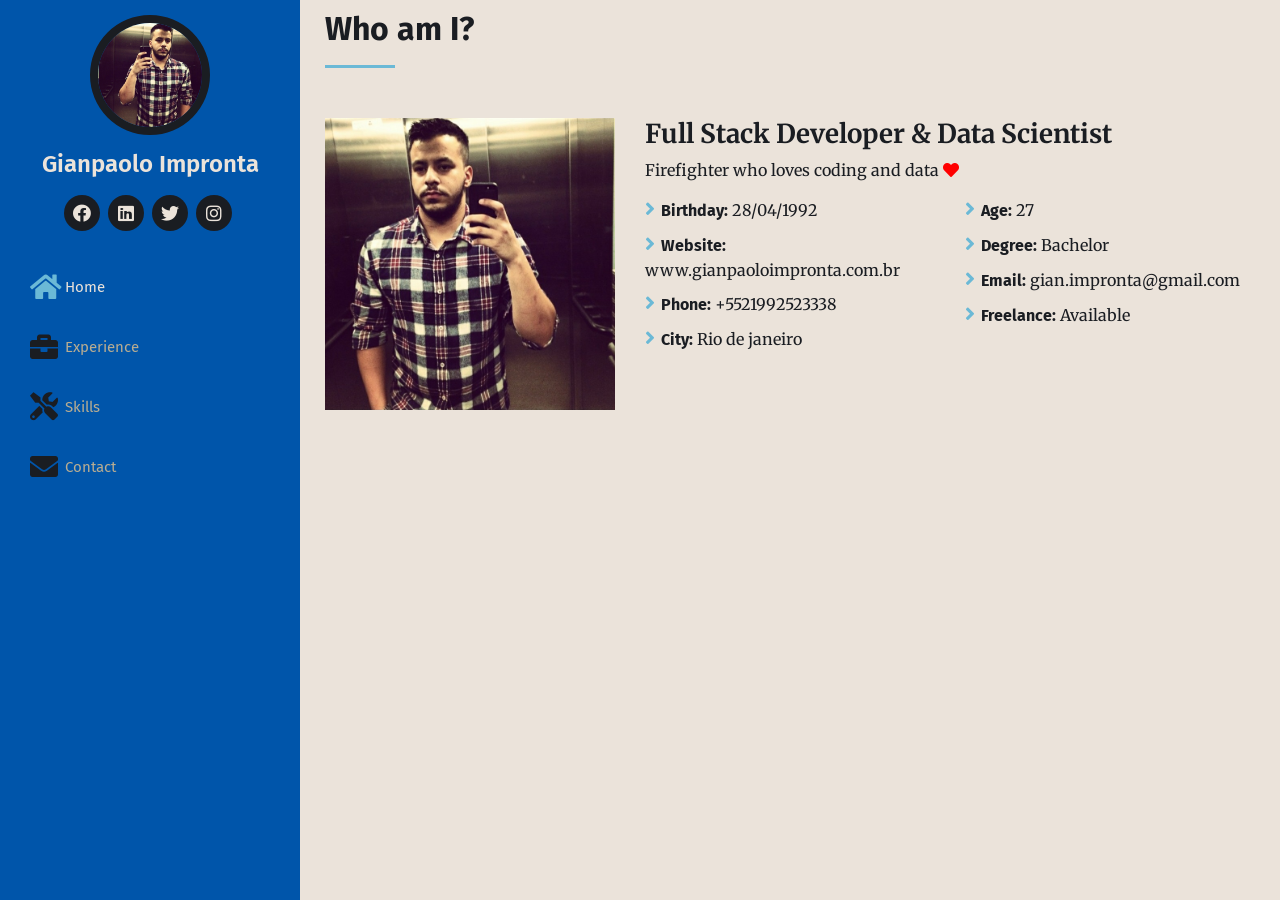
<file: project0/index.html>
<!DOCTYPE html>
<html lang="en">
<head>
  <link rel="stylesheet" href="assets/vendor/bootstrap/css/bootstrap.min.css" type="text/css">
  <link rel="stylesheet" href="assets/css/style.css" type="text/css">
  <meta name="viewport" content="width=device-width, initial-scale=1.0">
  <meta http-equiv="Content-Type" content="text/html; charset=utf-8">
  <meta charset="UTF-8">

  <!-- Favicons -->
  <link rel="apple-touch-icon" sizes="180x180"
        href="assets/images/favicon/apple-touch-icon.png">
  <link rel="icon" type="image/png" sizes="32x32"
        href="assets/images/favicon/favicon-32x32.png">
  <link rel="icon" type="image/png" sizes="16x16"
        href="assets/images/favicon/favicon-16x16.png">
  <link rel="manifest" href="assets/images/favicon/site.webmanifest">

  <!-- Google Fonts -->
  <link href="https://fonts.googleapis.com/css?family=Open+Sans:300,300i,400,400i,600,600i,700,700i|Raleway:300,300i,400,400i,500,500i,600,600i,700,700i|Poppins:300,300i,400,400i,500,500i,600,600i,700,700i" rel="stylesheet">

  <title>Gianpaolo Impronta</title>
</head>
<body>
<header id="header">
  <div class="profile">
    <img src="assets/images/profile.jpg" alt="" class="img-fluid rounded-circle">
    <h1><a href="index.html">Gianpaolo Impronta</a></h1>
    <div class="social-links mt-3 text-center">
      <a href="https://www.facebook.com/gian.impronta" class="facebook"></a>
      <a href="https://www.linkedin.com/in/gianpaolo-impronta/" class="linkedin"></a>
      <a href="https://twitter.com/gianimpronta" class="twitter"></a>
      <a href="https://www.instagram.com/gianimpronta/" class="instagram"></a>
    </div>
  </div>
  <nav class="nav-menu" id="nav-menu">
    <ul>
      <li class="active"><a href="index.html"><i class="fas fa-home fa-fw"></i>
        <span>Home</span>
      </a></li>
      <li><a href="experience.html"><i class="fas fa-briefcase fa-fw"></i>
        <span>Experience
      </span></a></li>
      <li><a href="skills.html"><i class="fas fa-tools fa-fw"></i> <span>Skills
      </span></a></li>
      <li><a href="contact.html"><i class="fas fa-envelope fa-fw"></i> <span>
        Contact</span></a></li>
    </ul>
  </nav>
  <button type="button" class="mobile-nav-toggle d-xl-none"><i
      class="fas fa-bars"></i></button>
</header>

<main id="main" class="align-content-center">
  <section>
    <div class="container">
      <div class="section-title">
        <h2>Who am I?</h2>
      </div>
      <div class="row">
        <div class="col-lg-4">
          <img src="assets/images/profile.jpg" alt="profile" class="img-fluid">
        </div>
        <div class="col-lg-8 pt-4 pt-lg-0 content" data-aos="fade-left">
          <h3>Full Stack Developer & Data Scientist</h3>
          <p>Firefighter who loves coding and data <i
              class="fas fa-heart" style="color: red"></i> </p>
          <div class="row">
            <div class="col-lg-6">
              <ul>
                <li>
                  <i class="fas fa-angle-right"></i>
                  <strong>Birthday:</strong> 28/04/1992
                </li>
                <li><i class="fas fa-angle-right"></i>
                  <strong>Website:</strong> www.gianpaoloimpronta.com.br</li>
                <li>
                  <i class="fas fa-angle-right"></i>
                  <strong>Phone:</strong> +5521992523338
                </li>
                <li>
                  <i class="fas fa-angle-right"></i>
                  <strong>City:</strong> Rio de janeiro
                </li>
              </ul>
            </div>
            <div class="col-lg-6">
              <ul>
                <li>
                  <i class="fas fa-angle-right"></i>
                  <strong>Age:</strong> 27
                </li>
                <li>
                  <i class="fas fa-angle-right"></i>
                  <strong>Degree:</strong> Bachelor
                </li>
                <li>
                  <i class="fas fa-angle-right"></i>
                  <strong>Email:</strong> gian.impronta@gmail.com
                </li>
                <li>
                  <i class="fas fa-angle-right"></i>
                  <strong>Freelance:</strong> Available
                </li>
              </ul>
            </div>
          </div>
        </div>

      </div>
    </div>
  </section>

</main>
<script src="assets/vendor/jquery/jquery-3.4.1.slim.min.js"></script>
<script src="assets/vendor/bootstrap/js/bootstrap.bundle.min.js"></script>
</body>
</html>
</file>
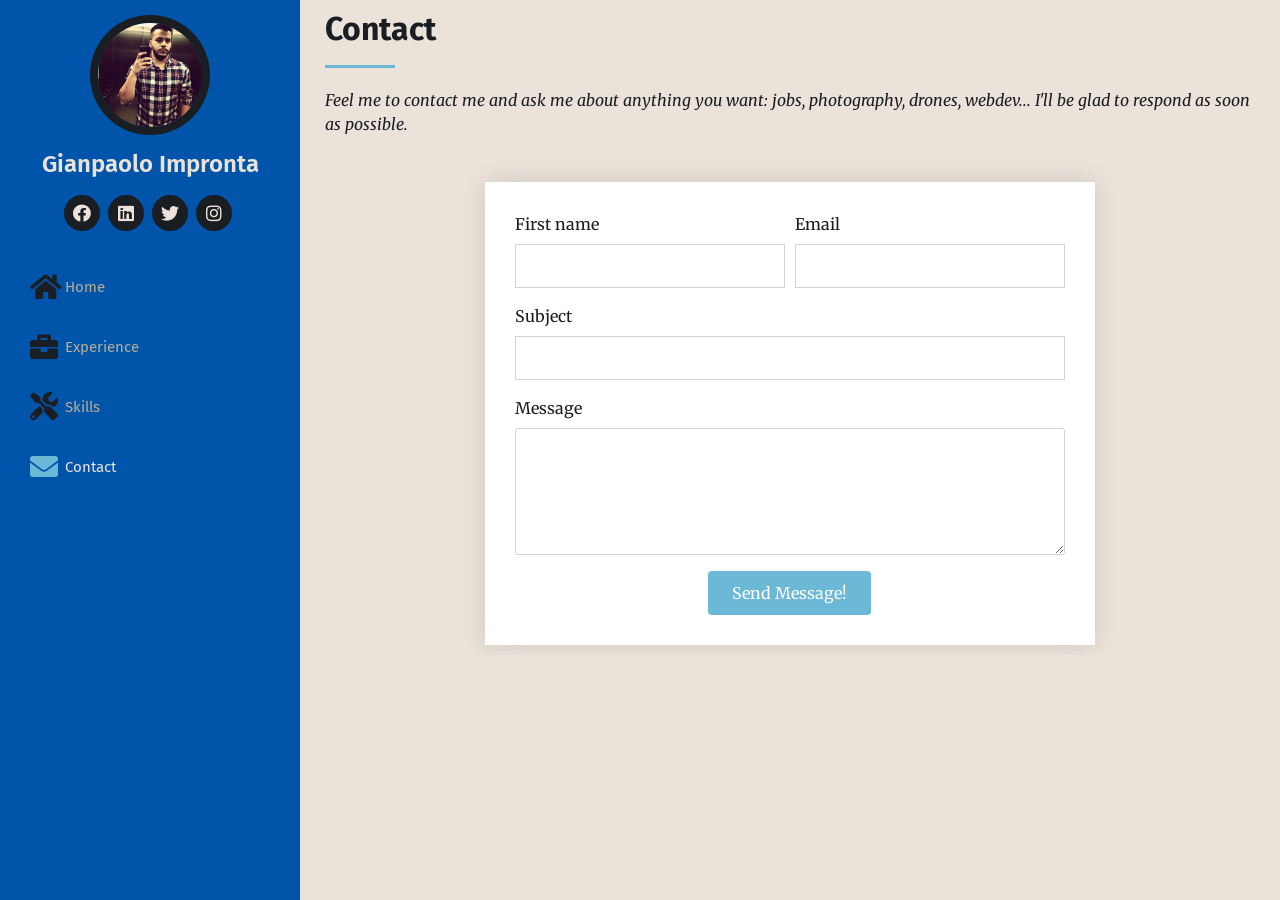
<file: project0/contact.html>
<!DOCTYPE html>
<html lang="en">
<head>
	<link rel="stylesheet" href="assets/vendor/bootstrap/css/bootstrap.min.css" type="text/css">
	<link rel="stylesheet" href="assets/css/style.css" type="text/css">
	<meta name="viewport" content="width=device-width, initial-scale=1.0">
	<meta http-equiv="Content-Type" content="text/html; charset=utf-8">
	<meta charset="UTF-8">

	<!-- Favicons -->
	<link href="assets/images/favicon.ico" rel="icon">
	<link href="assets/images/android-chrome-192x192.png" rel="android-chrome-192x192">
	<link href="assets/images/android-chrome-512x512.png" rel="android-chrome-512x512">
	<link href="assets/images/apple-touch-icon.png" rel="apple-touch-icon">

	<!-- Google Fonts -->
	<link href="https://fonts.googleapis.com/css?family=Open+Sans:300,300i,400,400i,600,600i,700,700i|Raleway:300,300i,400,400i,500,500i,600,600i,700,700i|Poppins:300,300i,400,400i,500,500i,600,600i,700,700i" rel="stylesheet">

	<title>Gianpaolo Impronta</title>
</head>
<body>
<header id="header">
	<div class="profile">
		<img src="assets/images/profile.jpg" alt="" class="img-fluid rounded-circle">
		<h1><a href="index.html">Gianpaolo Impronta</a></h1>
		<div class="social-links mt-3 text-center">
			<a href="https://www.facebook.com/gian.impronta" class="facebook"></a>
			<a href="https://www.linkedin.com/in/gianpaolo-impronta/" class="linkedin"></a>
			<a href="https://twitter.com/gianimpronta" class="twitter"></a>
			<a href="https://www.instagram.com/gianimpronta/" class="instagram"></a>
		</div>
	</div>
	<nav class="nav-menu" id="nav-menu">
		<ul>
			<li><a href="index.html"><i class="fas fa-home fa-fw"></i>
				<span>Home</span>
			</a></li>
			<li><a href="experience.html"><i class="fas fa-briefcase fa-fw"></i>
				<span>Experience
      </span></a></li>
			<li><a href="skills.html"><i class="fas fa-tools fa-fw"></i> <span>Skills
      </span></a></li>
			<li class="active"><a href="contact.html"><i class="fas fa-envelope fa-fw"></i> <span>
        Contact</span></a></li>
		</ul>
	</nav>
	<button type="button" class="mobile-nav-toggle d-xl-none"><i
			class="fas fa-bars"></i></button>
</header>

<main id="main" class="align-content-center">

	<section>
		<div class="container">
			<div class="section-title">
				<h2>Contact</h2>
				<p>Feel me to contact me and ask me about anything you want: jobs,
					photography, drones, webdev... I'll be glad to respond as soon as
					possible.</p>
			</div>
			<div class="row justify-content-center">
				<div class="col-lg-8">
					<form action="mailto:gian.impronta@gmail.com" class="form email-form">
						<div class="form-row">
							<div class="form-group col-md-6">
								<label for="name">First name</label>
								<input type="text" class="form-control"
											 required id="name" name="name">
							</div>
							<div class="form-group col-md-6">
								<label for="email">Email</label>
								<input type="email" class="form-control"  required
											 id="email" name="sender">
							</div>
						</div>
						<div class="form-group"><label for="subject">Subject</label><input
								type="text" name="subject" id="subject" class="form-control"
								required></div>
						<div class="form-group"><label
								for="message">Message</label><textarea name="message"
																											 id="message" cols="30"
																											 rows="5"
																											 class="form-control"
																											 required placeholder="Lorem ipsum dolor sit amet, consectetur adipisicing elit. Commodi, deleniti enim ipsam ipsum, nam necessitatibus porro praesentium quae repellendus repudiandae sed sint, soluta? Dicta ducimus et id non numquam rem.">
						</textarea>
						</div>
						<div class="text-center">
							<button type="submit" class="btn btn-primary">Send
								Message!</button>
						</div>
					</form>
				</div>
			</div>
		</div>
	</section>
</main>
<script src="assets/vendor/jquery/jquery-3.4.1.slim.min.js"></script>
<script src="assets/vendor/bootstrap/js/bootstrap.bundle.min.js"></script>
</body>
</html>
</file>
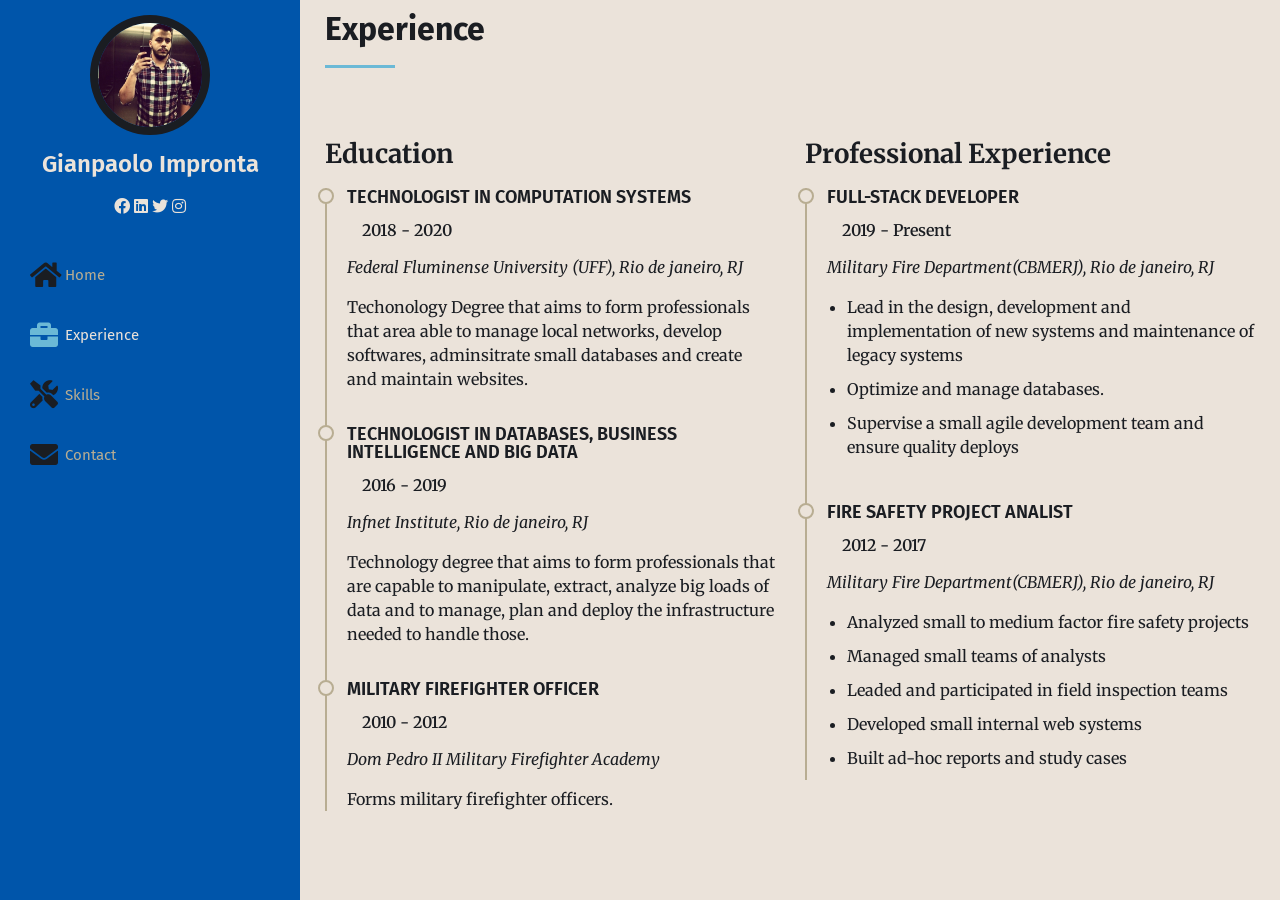
<file: project0/experience.html>
<!DOCTYPE html>
<html lang="en">
<head>
	<link rel="stylesheet" href="assets/vendor/bootstrap/css/bootstrap.min.css" type="text/css">
	<link rel="stylesheet" href="assets/css/style.css" type="text/css">
	<meta name="viewport" content="width=device-width, initial-scale=1.0">
	<meta http-equiv="Content-Type" content="text/html; charset=utf-8">
	<meta charset="UTF-8">

	<!-- Favicons -->
  <link href="assets/images/favicon/apple-touch-icon.png" rel="apple-touch-icon"
        sizes="180x180">
  <link href="assets/images/favicon/favicon-32x32.png" rel="icon" sizes="32x32"
        type="image/png">
  <link href="assets/images/favicon/favicon-16x16.png" rel="icon" sizes="16x16"
        type="image/png">
  <link href="site.webmanifest" rel="manifest">


  <!-- Google Fonts -->
	<link href="https://fonts.googleapis.com/css?family=Open+Sans:300,300i,400,400i,600,600i,700,700i|Raleway:300,300i,400,400i,500,500i,600,600i,700,700i|Poppins:300,300i,400,400i,500,500i,600,600i,700,700i" rel="stylesheet">

	<title>Gianpaolo Impronta</title>
</head>
<body>
<header id="header">
	<div class="profile">
		<img src="assets/images/profile.jpg" alt="" class="img-fluid rounded-circle">
		<h1><a href="index.html">Gianpaolo Impronta</a></h1>
    <div class="mt-3 text-center" id="social-links">
			<a href="https://www.facebook.com/gian.impronta" class="facebook"></a>
			<a href="https://www.linkedin.com/in/gianpaolo-impronta/" class="linkedin"></a>
			<a href="https://twitter.com/gianimpronta" class="twitter"></a>
			<a href="https://www.instagram.com/gianimpronta/" class="instagram"></a>
		</div>
	</div>
	<nav class="nav-menu" id="nav-menu">
		<ul>
			<li><a href="index.html"><i class="fas fa-home fa-fw"></i>
				<span>Home</span>
			</a></li>
			<li class="active"><a href="experience.html"><i class="fas fa-briefcase fa-fw"></i>
				<span>Experience
      </span></a></li>
			<li><a href="skills.html"><i class="fas fa-tools fa-fw"></i> <span>Skills
      </span></a></li>
			<li><a href="contact.html"><i class="fas fa-envelope fa-fw"></i> <span>
        Contact</span></a></li>
		</ul>
	</nav>
	<button type="button" class="mobile-nav-toggle d-xl-none"><i
			class="fas fa-bars"></i></button>
</header>

<main id="main" class="align-content-center">
	<section id="experience">
		<div class="container">
			<div class="section-title">
				<h2>Experience</h2>
			</div>
			<div class="row">
				<div class="col-lg-6">
					<h3 class="experience-title">Education</h3>
					<div class="experience-item">
						<h4>Technologist in Computation Systems </h4>
						<h5>2018 - 2020</h5>
						<p><em>Federal Fluminense University (UFF), Rio de janeiro,
							RJ</em></p>
						<p> Techonology Degree that aims to form professionals that area
							able to manage local networks, develop softwares, adminsitrate
							small databases and create and maintain websites.</p>
					</div>
					<div class="experience-item">
						<h4>Technologist in Databases, Business Intelligence and Big
							Data</h4>
						<h5>2016 - 2019</h5>
						<p><em>Infnet Institute, Rio de janeiro, RJ</em></p>
						<p>Technology degree that aims to form professionals that are
							capable to manipulate, extract, analyze big loads of data and to
							manage, plan and deploy the infrastructure needed to handle those.
						</p>
					</div>
					<div class="experience-item">
						<h4>Military Firefighter Officer</h4>
						<h5>2010 - 2012</h5>
						<p><em>Dom Pedro II Military Firefighter Academy</em></p>
						<p>Forms military firefighter officers.</p>
					</div>
				</div>
				<div class="col-lg-6">
					<h3 class="experience-title">Professional Experience</h3>
					<div class="experience-item">
						<h4>Full-stack developer</h4>
						<h5>2019 - Present</h5>
						<p><em>Military Fire Department(CBMERJ), Rio de janeiro, RJ</em></p>
						<ul>
							<li>Lead in the design, development and implementation of new
							systems and maintenance of legacy systems</li>
							<li>Optimize and manage databases.</li>
							<li>Supervise a small agile development team and ensure quality
								deploys</li>
<!--							<li></li>-->
						</ul>
					</div>
					<div class="experience-item">
						<h4>Fire Safety Project Analist</h4>
						<h5>2012 - 2017</h5>
						<p><em>Military Fire Department(CBMERJ), Rio de janeiro, RJ</em></p>
						<ul>
							<li>Analyzed small to medium factor fire safety projects</li>
							<li>Managed small teams of analysts</li>
							<li>Leaded and participated in field inspection teams</li>
							<li>Developed small internal web systems</li>
							<li>Built ad-hoc reports and study cases</li>
						</ul>
					</div>
				</div>
			</div>
		</div>
	</section>
</main>
<script src="assets/vendor/jquery/jquery-3.4.1.slim.min.js"></script>
<script src="assets/vendor/bootstrap/js/bootstrap.bundle.min.js"></script>
<script src="assets/js/script.js"></script>
</body>
</html>
</file>
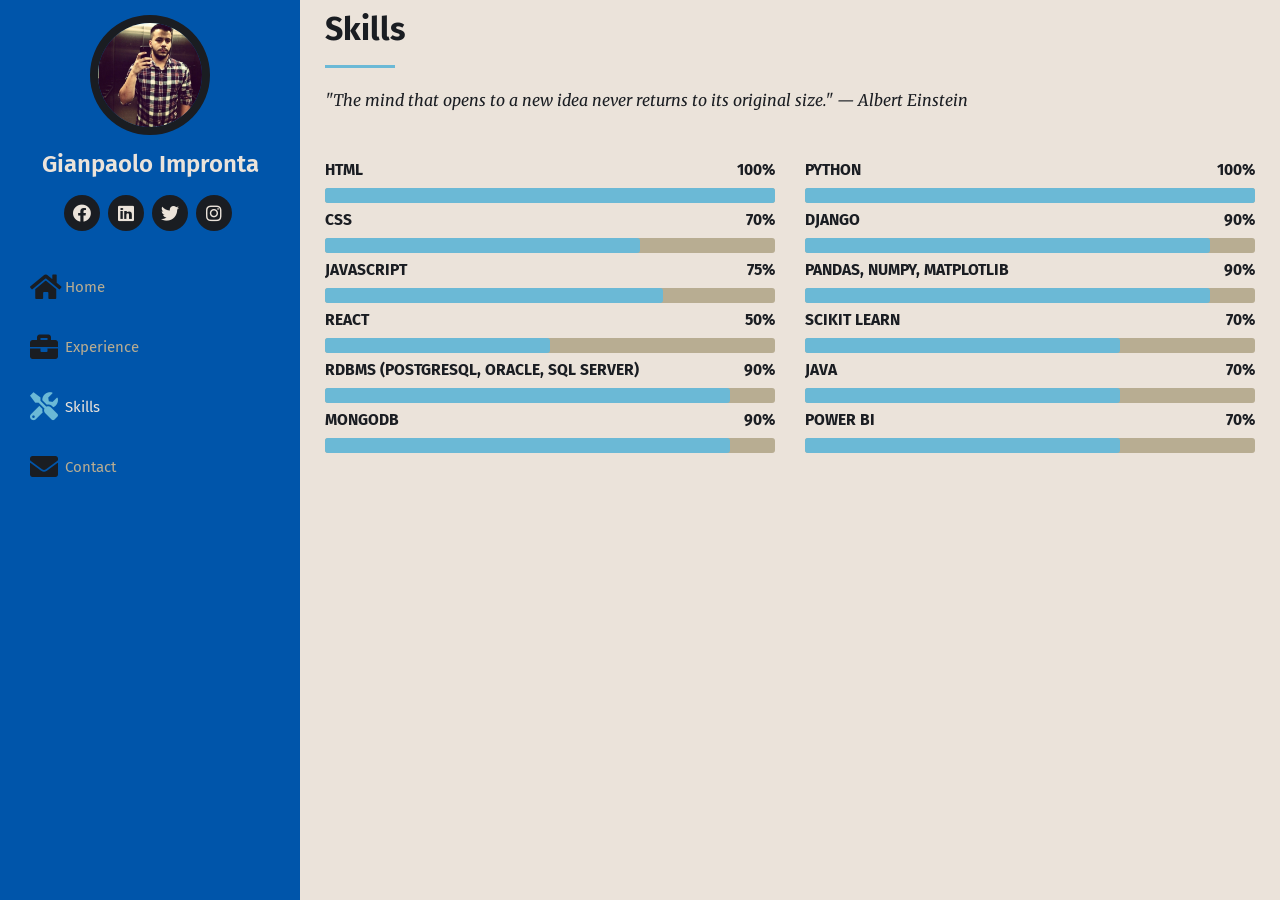
<file: project0/skills.html>
<!DOCTYPE html>
<html lang="en">
<head>
	<link rel="stylesheet" href="assets/vendor/bootstrap/css/bootstrap.min.css" type="text/css">
	<link rel="stylesheet" href="assets/css/style.css" type="text/css">
	<meta name="viewport" content="width=device-width, initial-scale=1.0">
	<meta http-equiv="Content-Type" content="text/html; charset=utf-8">
	<meta charset="UTF-8">

	<!-- Favicons -->
	<link href="assets/images/favicon.ico" rel="icon">
	<link href="assets/images/android-chrome-192x192.png" rel="android-chrome-192x192">
	<link href="assets/images/android-chrome-512x512.png" rel="android-chrome-512x512">
	<link href="assets/images/apple-touch-icon.png" rel="apple-touch-icon">

	<!-- Google Fonts -->
	<link href="https://fonts.googleapis.com/css?family=Open+Sans:300,300i,400,400i,600,600i,700,700i|Raleway:300,300i,400,400i,500,500i,600,600i,700,700i|Poppins:300,300i,400,400i,500,500i,600,600i,700,700i" rel="stylesheet">

	<title>Gianpaolo Impronta</title>
</head>
<body>
<header id="header">
	<div class="profile">
		<img src="assets/images/profile.jpg" alt="" class="img-fluid rounded-circle">
		<h1><a href="index.html">Gianpaolo Impronta</a></h1>
		<div class="social-links mt-3 text-center">
			<a href="https://www.facebook.com/gian.impronta" class="facebook"></a>
			<a href="https://www.linkedin.com/in/gianpaolo-impronta/" class="linkedin"></a>
			<a href="https://twitter.com/gianimpronta" class="twitter"></a>
			<a href="https://www.instagram.com/gianimpronta/" class="instagram"></a>
		</div>
	</div>
	<nav class="nav-menu" id="nav-menu">
		<ul>
			<li><a href="index.html"><i class="fas fa-home fa-fw"></i>
				<span>Home</span>
			</a></li>
			<li><a href="experience.html"><i class="fas fa-briefcase fa-fw"></i>
				<span>Experience
      </span></a></li>
			<li class="active"><a href="skills.html"><i class="fas fa-tools fa-fw"></i> <span>Skills
      </span></a></li>
			<li><a href="contact.html"><i class="fas fa-envelope fa-fw"></i> <span>
        Contact</span></a></li>
		</ul>
	</nav>
	<button type="button" class="mobile-nav-toggle d-xl-none"><i
			class="fas fa-bars"></i></button>
</header>

<main id="main" class="align-content-center">
	<section id="skills">
		<div class="container">

			<div class="section-title">
				<h2>Skills</h2>
				<p>"The mind that opens to a new idea never returns to its original size."
					— Albert Einstein</p>
			</div>

			<div class="row">
				<div class="col-lg-6">
					<div class="progress">
						<span class="skill">HTML <i class="val">100%</i></span>
						<div class="progress-bar-wrap">
							<div class="progress-bar" role="progressbar"
									 aria-valuenow="100" aria-valuemin="0" aria-valuemax="100"
									 style="width: 100%"
							></div>
						</div>
					</div>
					<div class="progress">
						<span class="skill">CSS <i class="val">70%</i></span>
						<div class="progress-bar-wrap">
							<div class="progress-bar" role="progressbar" aria-valuenow="70"
									 aria-valuemin="0" aria-valuemax="100"
									 style="width: 70%"></div>
						</div>
					</div>
					<div class="progress">
						<span class="skill">JavaScript <i class="val">75%</i></span>
						<div class="progress-bar-wrap">
							<div class="progress-bar" style="width: 75%"
									 role="progressbar" aria-valuenow="75" aria-valuemin="0"
									 aria-valuemax="100"></div>
						</div>
					</div>
					<div class="progress">
						<span class="skill">React <i class="val">50%</i></span>
						<div class="progress-bar-wrap">
							<div class="progress-bar" style="width: 50%"
									 role="progressbar" aria-valuenow="50" aria-valuemin="0"
									 aria-valuemax="100"></div>
						</div>
					</div>
					<div class="progress">
						<span class="skill">RDBMS (PostgreSQL, Oracle, SQl server)
							<i class="val">90%</i></span>
						<div class="progress-bar-wrap">
							<div class="progress-bar" role="progressbar" aria-valuenow="90"
									 aria-valuemin="0" aria-valuemax="100"
									 style="width: 90%"></div>
						</div>
					</div>
					<div class="progress">
						<span class="skill">MongoDB
							<i class="val">90%</i></span>
						<div class="progress-bar-wrap">
							<div class="progress-bar" role="progressbar" aria-valuenow="90"
									 aria-valuemin="0" aria-valuemax="100"
									 style="width: 90%"></div>
						</div>
					</div>
				</div>


				<div class="col-lg-6">
					<div class="progress">
						<span class="skill">Python <i class="val">100%</i></span>
						<div class="progress-bar-wrap">
							<div class="progress-bar" role="progressbar" aria-valuenow="100"
									 aria-valuemin="0" aria-valuemax="100"
									 style="width: 100%"></div>
						</div>
					</div>

					<div class="progress">
						<span class="skill">Django <i class="val">90%</i></span>
						<div class="progress-bar-wrap">
							<div class="progress-bar" role="progressbar" aria-valuenow="90"
									 aria-valuemin="0" aria-valuemax="100"
									 style="width: 90%"></div>
						</div>
					</div>
					<div class="progress">
						<span class="skill">Pandas, Numpy, Matplotlib
							<i class="val">90%</i></span>
						<div class="progress-bar-wrap">
							<div class="progress-bar" role="progressbar" aria-valuenow="90"
									 aria-valuemin="0" aria-valuemax="100"
									 style="width: 90%"></div>
						</div>
					</div>
					<div class="progress">
						<span class="skill">Scikit learn
							<i class="val">70%</i></span>
						<div class="progress-bar-wrap">
							<div class="progress-bar" role="progressbar" aria-valuenow="70"
									 aria-valuemin="0" aria-valuemax="100"
									 style="width: 70%"></div>
						</div>
					</div>
					<div class="progress">
						<span class="skill">Java
							<i class="val">70%</i></span>
						<div class="progress-bar-wrap">
							<div class="progress-bar" role="progressbar" aria-valuenow="70"
									 aria-valuemin="0" aria-valuemax="100"
									 style="width: 70%"></div>
						</div>
					</div>
					<div class="progress">
						<span class="skill">Power BI
							<i class="val">70%</i></span>
						<div class="progress-bar-wrap">
							<div class="progress-bar" role="progressbar" aria-valuenow="70"
									 aria-valuemin="0" aria-valuemax="100"
									 style="width: 70%"></div>
						</div>
					</div>
				</div>

			</div>

		</div>
	</section><!-- End Skills Section -->
</main>
<script src="assets/vendor/jquery/jquery-3.4.1.slim.min.js"></script>
<script src="assets/vendor/bootstrap/js/bootstrap.bundle.min.js"></script>
</body>
</html>
</file>
